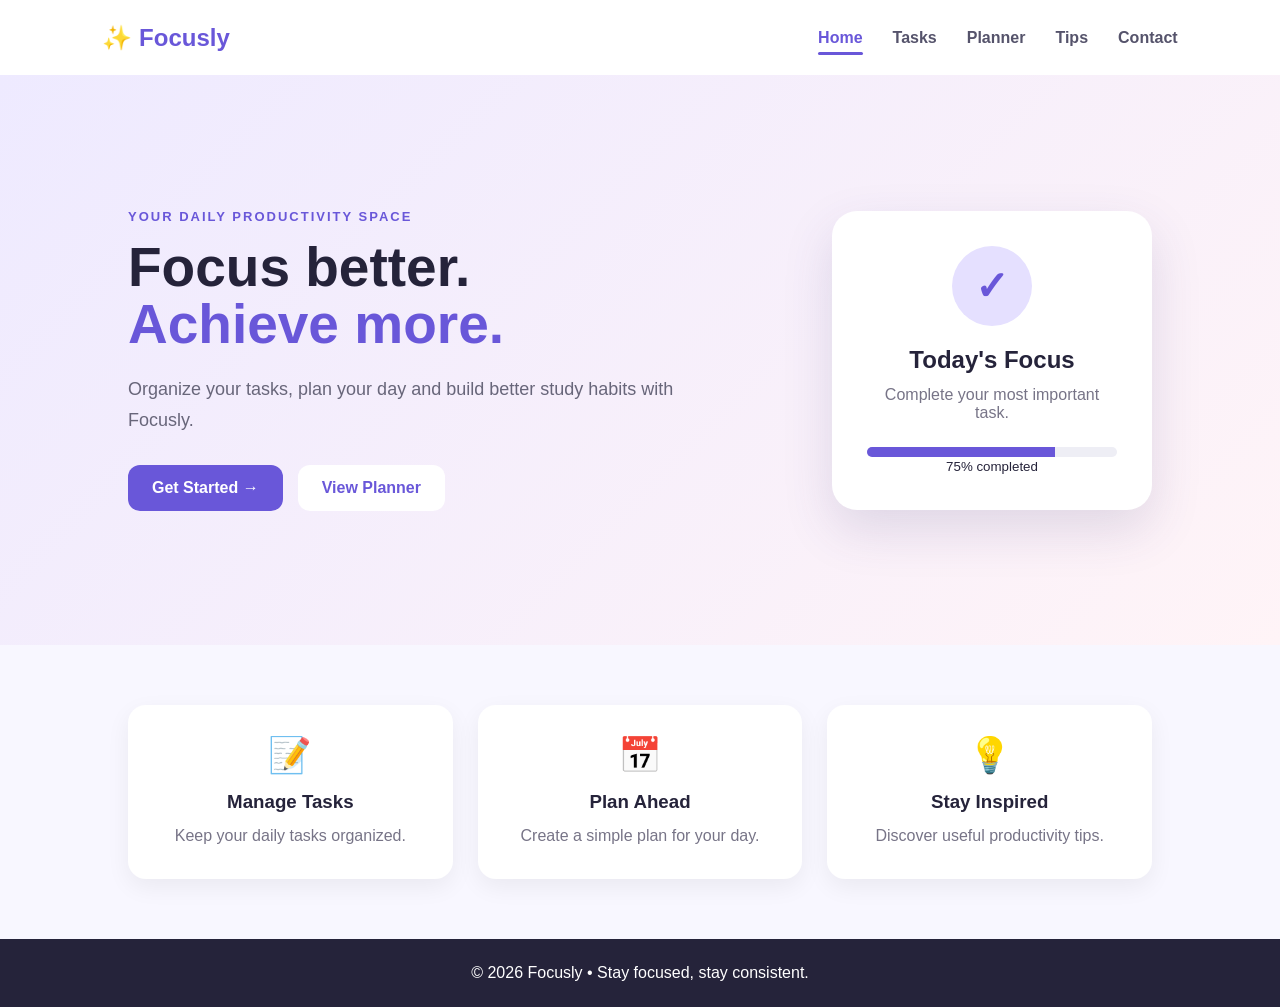
<file: index.html>
<!DOCTYPE html>
<html lang="en">
<head>
    <meta charset="UTF-8">
    <meta name="viewport" content="width=device-width, initial-scale=1.0">
    <title>Focusly | Home</title>
    <link rel="stylesheet" href="style.css">
</head>
<body>

<nav>
    <div class="logo">✨ Focusly</div>

    <button class="menu-btn" onclick="toggleMenu()">☰</button>

    <div class="nav-links" id="navLinks">
        <a class="active" href="index.html">Home</a>
        <a href="tasks.html">Tasks</a>
        <a href="planner.html">Planner</a>
        <a href="tips.html">Tips</a>
        <a href="contact.html">Contact</a>
    </div>
</nav>

<section class="hero">
    <div class="hero-text">
        <p class="tag">YOUR DAILY PRODUCTIVITY SPACE</p>
        <h1>Focus better.<br><span>Achieve more.</span></h1>
        <p>
            Organize your tasks, plan your day and build better
            study habits with Focusly.
        </p>

        <div class="buttons">
            <a href="tasks.html" class="btn">Get Started →</a>
            <a href="planner.html" class="btn secondary">View Planner</a>
        </div>
    </div>

    <div class="hero-card">
        <div class="circle">✓</div>
        <h2>Today's Focus</h2>
        <p>Complete your most important task.</p>
        <div class="progress">
            <div></div>
        </div>
        <small>75% completed</small>
    </div>
</section>

<section class="features">
    <div class="feature">
        <span>📝</span>
        <h3>Manage Tasks</h3>
        <p>Keep your daily tasks organized.</p>
    </div>

    <div class="feature">
        <span>📅</span>
        <h3>Plan Ahead</h3>
        <p>Create a simple plan for your day.</p>
    </div>

    <div class="feature">
        <span>💡</span>
        <h3>Stay Inspired</h3>
        <p>Discover useful productivity tips.</p>
    </div>
</section>

<footer>
    <p>© 2026 Focusly • Stay focused, stay consistent.</p>
</footer>

<script src="script.js"></script>
</body>
</html>
</file>
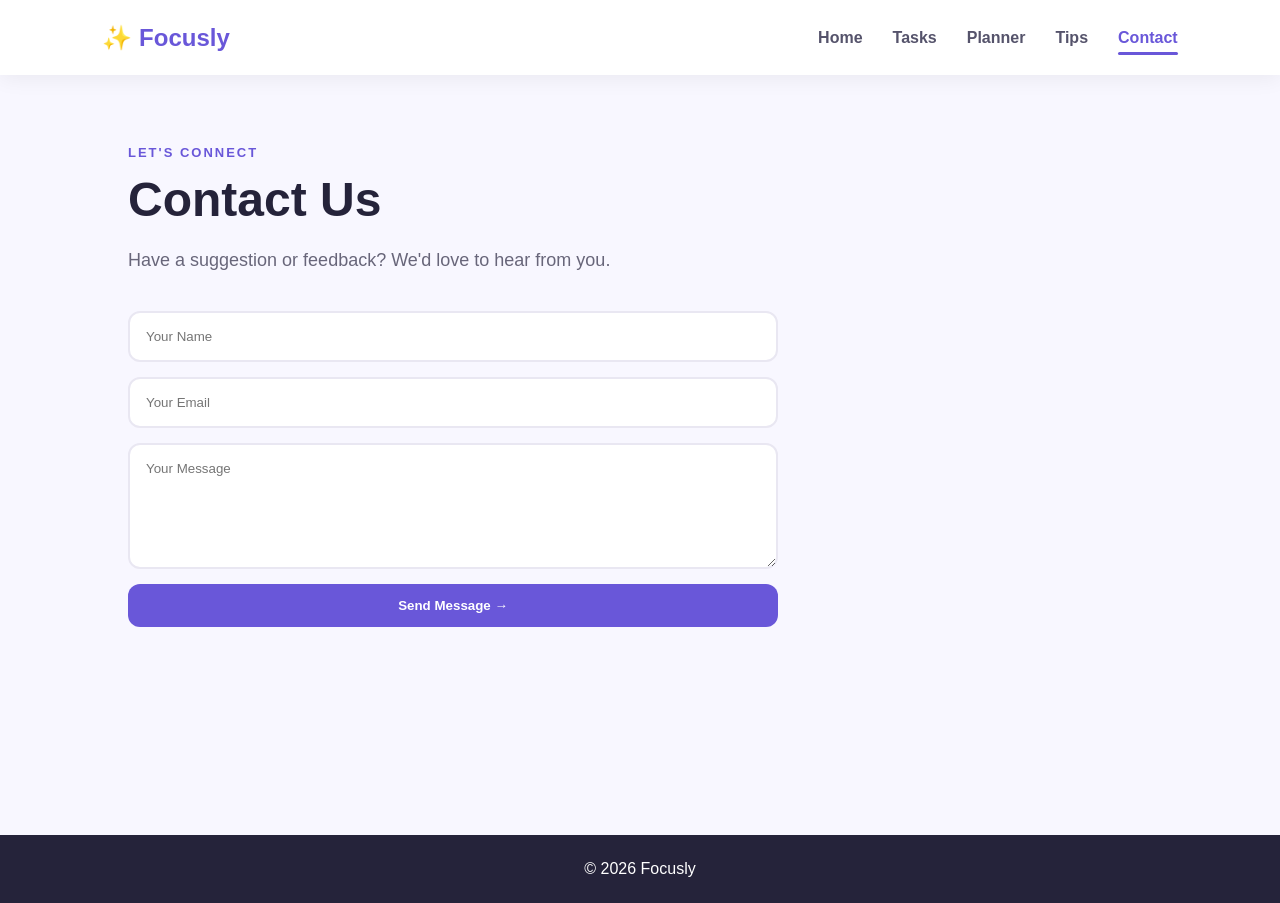
<file: contact.html>
<!DOCTYPE html>
<html lang="en">
<head>
    <meta charset="UTF-8">
    <meta name="viewport" content="width=device-width, initial-scale=1.0">
    <title>Focusly | Contact</title>
    <link rel="stylesheet" href="style.css">
</head>
<body>

<nav>
    <div class="logo">✨ Focusly</div>
    <button class="menu-btn" onclick="toggleMenu()">☰</button>

    <div class="nav-links" id="navLinks">
        <a href="index.html">Home</a>
        <a href="tasks.html">Tasks</a>
        <a href="planner.html">Planner</a>
        <a href="tips.html">Tips</a>
        <a class="active" href="contact.html">Contact</a>
    </div>
</nav>

<section class="page contact-page">
    <p class="tag">LET'S CONNECT</p>
    <h1>Contact Us</h1>
    <p class="intro">Have a suggestion or feedback? We'd love to hear from you.</p>

    <form onsubmit="sendMessage(event)">
        <input type="text" placeholder="Your Name" required>
        <input type="email" placeholder="Your Email" required>
        <textarea placeholder="Your Message" rows="6" required></textarea>
        <button class="btn" type="submit">Send Message →</button>
    </form>

    <p id="message"></p>
</section>

<footer>
    <p>© 2026 Focusly</p>
</footer>

<script src="script.js"></script>
</body>
</html>
</file>
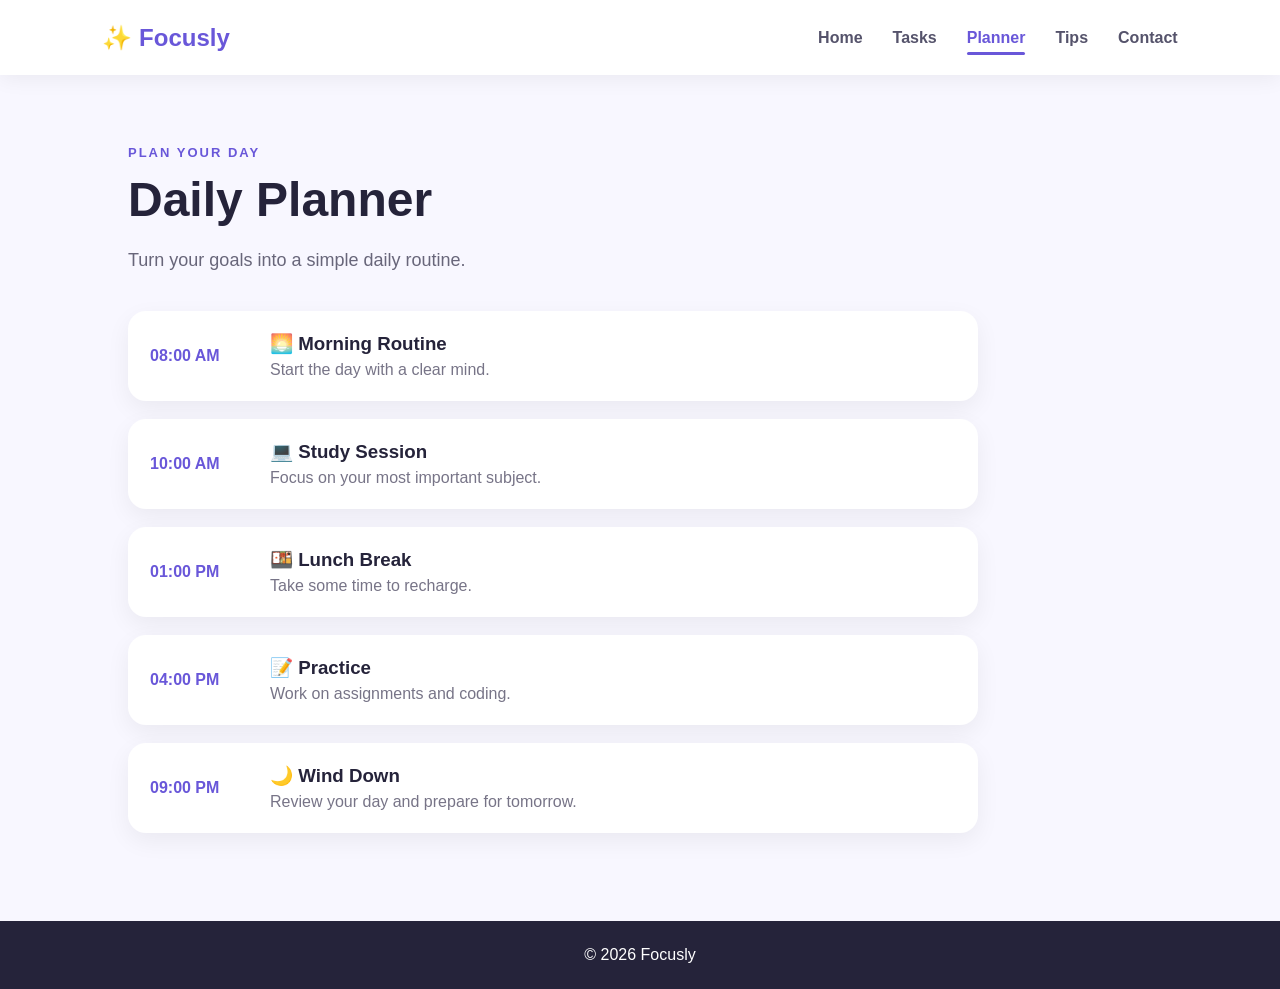
<file: planner.html>
<!DOCTYPE html>
<html lang="en">
<head>
    <meta charset="UTF-8">
    <meta name="viewport" content="width=device-width, initial-scale=1.0">
    <title>Focusly | Planner</title>
    <link rel="stylesheet" href="style.css">
</head>
<body>

<nav>
    <div class="logo">✨ Focusly</div>
    <button class="menu-btn" onclick="toggleMenu()">☰</button>

    <div class="nav-links" id="navLinks">
        <a href="index.html">Home</a>
        <a href="tasks.html">Tasks</a>
        <a class="active" href="planner.html">Planner</a>
        <a href="tips.html">Tips</a>
        <a href="contact.html">Contact</a>
    </div>
</nav>

<section class="page">
    <p class="tag">PLAN YOUR DAY</p>
    <h1>Daily Planner</h1>
    <p class="intro">Turn your goals into a simple daily routine.</p>

    <div class="schedule">
        <div class="schedule-item">
            <strong>08:00 AM</strong>
            <div>
                <h3>🌅 Morning Routine</h3>
                <p>Start the day with a clear mind.</p>
            </div>
        </div>

        <div class="schedule-item">
            <strong>10:00 AM</strong>
            <div>
                <h3>💻 Study Session</h3>
                <p>Focus on your most important subject.</p>
            </div>
        </div>

        <div class="schedule-item">
            <strong>01:00 PM</strong>
            <div>
                <h3>🍱 Lunch Break</h3>
                <p>Take some time to recharge.</p>
            </div>
        </div>

        <div class="schedule-item">
            <strong>04:00 PM</strong>
            <div>
                <h3>📝 Practice</h3>
                <p>Work on assignments and coding.</p>
            </div>
        </div>

        <div class="schedule-item">
            <strong>09:00 PM</strong>
            <div>
                <h3>🌙 Wind Down</h3>
                <p>Review your day and prepare for tomorrow.</p>
            </div>
        </div>
    </div>
</section>

<footer>
    <p>© 2026 Focusly</p>
</footer>

<script src="script.js"></script>
</body>
</html>
</file>
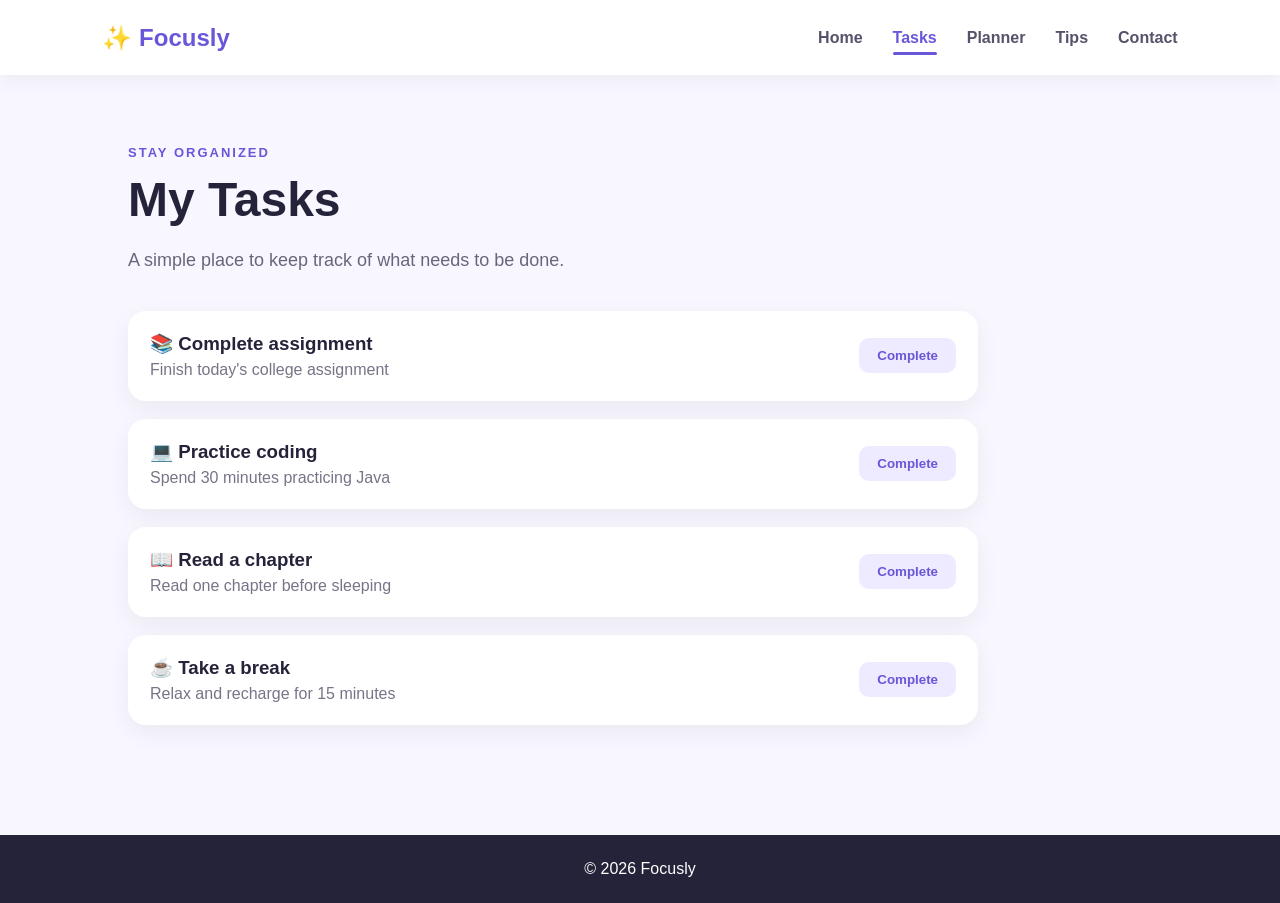
<file: tasks.html>
<!DOCTYPE html>
<html lang="en">
<head>
    <meta charset="UTF-8">
    <meta name="viewport" content="width=device-width, initial-scale=1.0">
    <title>Focusly | Tasks</title>
    <link rel="stylesheet" href="style.css">
</head>
<body>

<nav>
    <div class="logo">✨ Focusly</div>
    <button class="menu-btn" onclick="toggleMenu()">☰</button>

    <div class="nav-links" id="navLinks">
        <a href="index.html">Home</a>
        <a class="active" href="tasks.html">Tasks</a>
        <a href="planner.html">Planner</a>
        <a href="tips.html">Tips</a>
        <a href="contact.html">Contact</a>
    </div>
</nav>

<section class="page">
    <p class="tag">STAY ORGANIZED</p>
    <h1>My Tasks</h1>
    <p class="intro">A simple place to keep track of what needs to be done.</p>

    <div class="task-container">
        <div class="task">
            <div>
                <h3>📚 Complete assignment</h3>
                <p>Finish today's college assignment</p>
            </div>
            <button onclick="completeTask(this)">Complete</button>
        </div>

        <div class="task">
            <div>
                <h3>💻 Practice coding</h3>
                <p>Spend 30 minutes practicing Java</p>
            </div>
            <button onclick="completeTask(this)">Complete</button>
        </div>

        <div class="task">
            <div>
                <h3>📖 Read a chapter</h3>
                <p>Read one chapter before sleeping</p>
            </div>
            <button onclick="completeTask(this)">Complete</button>
        </div>

        <div class="task">
            <div>
                <h3>☕ Take a break</h3>
                <p>Relax and recharge for 15 minutes</p>
            </div>
            <button onclick="completeTask(this)">Complete</button>
        </div>
    </div>
</section>

<footer>
    <p>© 2026 Focusly</p>
</footer>

<script src="script.js"></script>
</body>
</html>
</file>
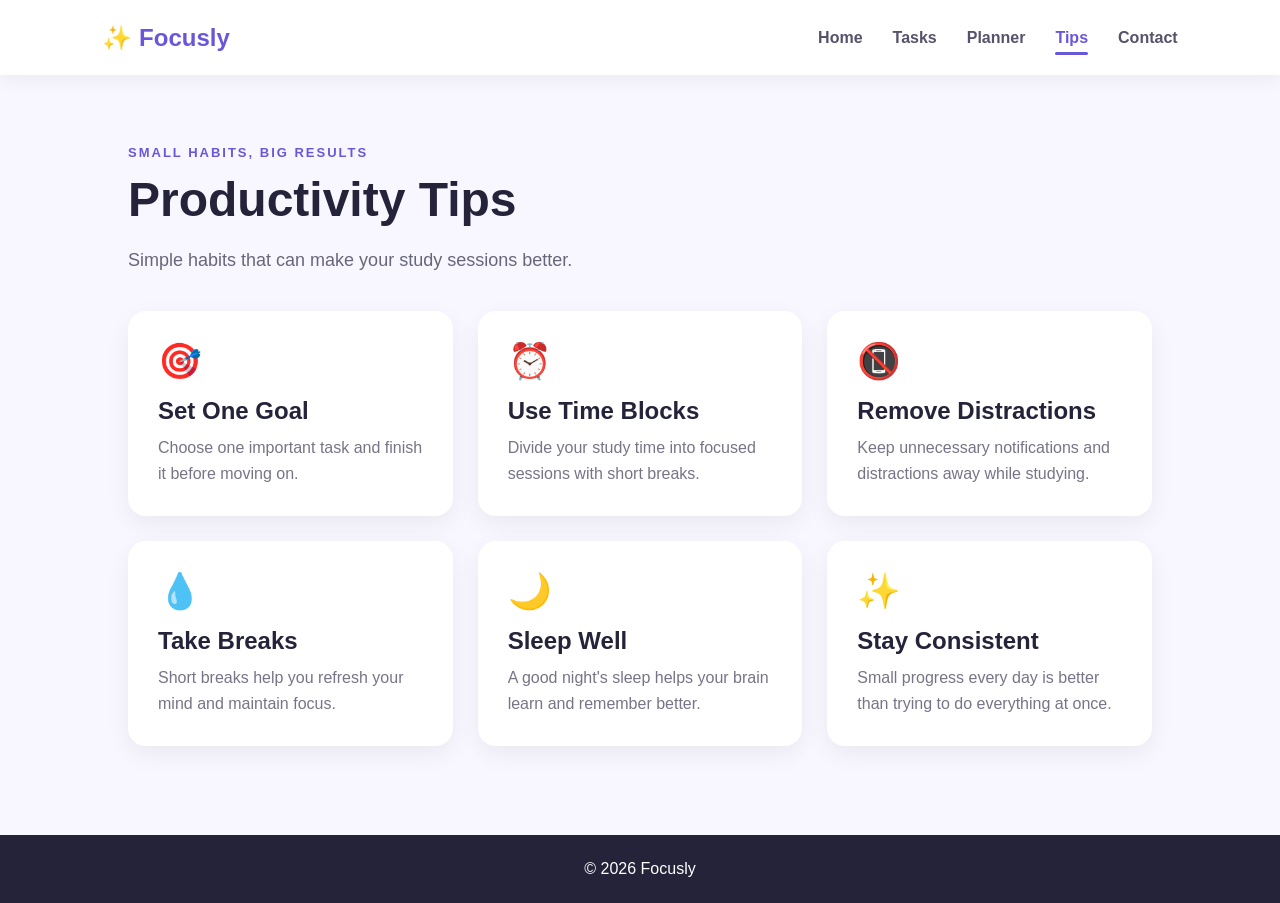
<file: tips.html>
<!DOCTYPE html>
<html lang="en">
<head>
    <meta charset="UTF-8">
    <meta name="viewport" content="width=device-width, initial-scale=1.0">
    <title>Focusly | Tips</title>
    <link rel="stylesheet" href="style.css">
</head>
<body>

<nav>
    <div class="logo">✨ Focusly</div>
    <button class="menu-btn" onclick="toggleMenu()">☰</button>

    <div class="nav-links" id="navLinks">
        <a href="index.html">Home</a>
        <a href="tasks.html">Tasks</a>
        <a href="planner.html">Planner</a>
        <a class="active" href="tips.html">Tips</a>
        <a href="contact.html">Contact</a>
    </div>
</nav>

<section class="page">
    <p class="tag">SMALL HABITS, BIG RESULTS</p>
    <h1>Productivity Tips</h1>
    <p class="intro">Simple habits that can make your study sessions better.</p>

    <div class="tips-grid">
        <div class="tip-card">
            <span>🎯</span>
            <h2>Set One Goal</h2>
            <p>Choose one important task and finish it before moving on.</p>
        </div>

        <div class="tip-card">
            <span>⏰</span>
            <h2>Use Time Blocks</h2>
            <p>Divide your study time into focused sessions with short breaks.</p>
        </div>

        <div class="tip-card">
            <span>📵</span>
            <h2>Remove Distractions</h2>
            <p>Keep unnecessary notifications and distractions away while studying.</p>
        </div>

        <div class="tip-card">
            <span>💧</span>
            <h2>Take Breaks</h2>
            <p>Short breaks help you refresh your mind and maintain focus.</p>
        </div>

        <div class="tip-card">
            <span>🌙</span>
            <h2>Sleep Well</h2>
            <p>A good night's sleep helps your brain learn and remember better.</p>
        </div>

        <div class="tip-card">
            <span>✨</span>
            <h2>Stay Consistent</h2>
            <p>Small progress every day is better than trying to do everything at once.</p>
        </div>
    </div>
</section>

<footer>
    <p>© 2026 Focusly</p>
</footer>

<script src="script.js"></script>
</body>
</html>
</file>
<file: style.css>
* {
    margin: 0;
    padding: 0;
    box-sizing: border-box;
}

body {
    font-family: Arial, sans-serif;
    background: #f8f7ff;
    color: #25233a;
    min-height: 100vh;
}

nav {
    height: 75px;
    padding: 0 8%;
    display: flex;
    align-items: center;
    justify-content: space-between;
    background: white;
    box-shadow: 0 4px 20px rgba(0,0,0,0.06);
}

.logo {
    font-size: 24px;
    font-weight: bold;
    color: #6957d9;
}

.nav-links {
    display: flex;
    gap: 30px;
}

.nav-links a {
    text-decoration: none;
    color: #55536b;
    font-weight: 600;
    position: relative;
    transition: 0.3s;
}

.nav-links a:hover,
.nav-links a.active {
    color: #6957d9;
}

.nav-links a::after {
    content: "";
    position: absolute;
    width: 0;
    height: 3px;
    background: #6957d9;
    left: 0;
    bottom: -8px;
    border-radius: 10px;
    transition: 0.3s;
}

.nav-links a:hover::after,
.nav-links a.active::after {
    width: 100%;
}

.menu-btn {
    display: none;
    border: none;
    background: none;
    font-size: 25px;
    cursor: pointer;
}

.hero {
    min-height: 570px;
    padding: 80px 10%;
    display: flex;
    align-items: center;
    justify-content: space-between;
    gap: 60px;
    background: linear-gradient(135deg, #eeeaff, #fff4f7);
}

.hero-text {
    max-width: 600px;
    animation: slideIn 0.8s ease;
}

.tag {
    color: #6957d9;
    font-size: 13px;
    font-weight: bold;
    letter-spacing: 2px;
    margin-bottom: 15px;
}

h1 {
    font-size: 55px;
    line-height: 1.05;
    margin-bottom: 20px;
}

h1 span {
    color: #6957d9;
}

.hero-text > p:not(.tag),
.intro {
    color: #68667a;
    font-size: 18px;
    line-height: 1.7;
}

.buttons {
    display: flex;
    gap: 15px;
    margin-top: 30px;
}

.btn {
    display: inline-block;
    padding: 14px 24px;
    background: #6957d9;
    color: white;
    text-decoration: none;
    border: none;
    border-radius: 12px;
    font-weight: bold;
    cursor: pointer;
    transition: 0.3s;
}

.btn:hover {
    transform: translateY(-4px) scale(1.03);
    box-shadow: 0 10px 25px rgba(105,87,217,0.3);
}

.secondary {
    background: white;
    color: #6957d9;
}

.hero-card {
    width: 320px;
    padding: 35px;
    text-align: center;
    background: white;
    border-radius: 25px;
    box-shadow: 0 20px 50px rgba(70,60,120,0.15);
    animation: float 3s ease-in-out infinite;
}

.circle {
    width: 80px;
    height: 80px;
    margin: auto auto 20px;
    border-radius: 50%;
    display: grid;
    place-items: center;
    background: #e5e0ff;
    color: #6957d9;
    font-size: 40px;
    font-weight: bold;
}

.hero-card p {
    margin: 12px 0 25px;
    color: #777487;
}

.progress {
    height: 10px;
    background: #eeeef5;
    border-radius: 10px;
    overflow: hidden;
}

.progress div {
    width: 75%;
    height: 100%;
    background: #6957d9;
    animation: progress 1.5s ease;
}

.features {
    display: grid;
    grid-template-columns: repeat(3, 1fr);
    gap: 25px;
    padding: 60px 10%;
}

.feature,
.tip-card,
.task,
.schedule-item {
    background: white;
    border-radius: 18px;
    box-shadow: 0 8px 25px rgba(0,0,0,0.06);
}

.feature {
    padding: 30px;
    text-align: center;
    transition: 0.3s;
}

.feature:hover,
.tip-card:hover {
    transform: translateY(-8px);
}

.feature span,
.tip-card span {
    font-size: 35px;
}

.feature h3,
.tip-card h2 {
    margin: 15px 0 10px;
}

.feature p,
.tip-card p {
    color: #777487;
    line-height: 1.6;
}

.page {
    padding: 70px 10%;
    min-height: calc(100vh - 140px);
}

.page h1 {
    font-size: 48px;
}

.task-container,
.schedule {
    max-width: 850px;
    margin-top: 35px;
}

.task,
.schedule-item {
    padding: 22px;
    margin-bottom: 18px;
    display: flex;
    justify-content: space-between;
    align-items: center;
    transition: 0.3s;
}

.task:hover,
.schedule-item:hover {
    transform: translateX(6px);
}

.task p,
.schedule-item p {
    color: #777487;
    margin-top: 6px;
}

.task button {
    padding: 10px 18px;
    border: none;
    border-radius: 10px;
    background: #eeeaff;
    color: #6957d9;
    font-weight: bold;
    cursor: pointer;
    transition: 0.3s;
}

.task button:hover {
    background: #6957d9;
    color: white;
}

.schedule-item {
    justify-content: flex-start;
    gap: 30px;
}

.schedule-item strong {
    color: #6957d9;
    min-width: 90px;
}

.tips-grid {
    margin-top: 35px;
    display: grid;
    grid-template-columns: repeat(3, 1fr);
    gap: 25px;
}

.tip-card {
    padding: 30px;
    transition: 0.3s;
}

form {
    max-width: 650px;
    margin-top: 35px;
    display: flex;
    flex-direction: column;
    gap: 15px;
}

input,
textarea {
    width: 100%;
    padding: 16px;
    border: 2px solid #e9e7f2;
    border-radius: 12px;
    font-family: inherit;
    outline: none;
    transition: 0.3s;
}

input:focus,
textarea:focus {
    border-color: #6957d9;
}

#message {
    margin-top: 20px;
    color: #6957d9;
    font-weight: bold;
}

footer {
    text-align: center;
    padding: 25px;
    background: #25233a;
    color: white;
}

@keyframes slideIn {
    from {
        opacity: 0;
        transform: translateX(-40px);
    }
    to {
        opacity: 1;
        transform: translateX(0);
    }
}

@keyframes float {
    0%, 100% {
        transform: translateY(0);
    }
    50% {
        transform: translateY(-12px);
    }
}

@keyframes progress {
    from { width: 0; }
    to { width: 75%; }
}

@media (max-width: 750px) {
    .menu-btn {
        display: block;
    }

    .nav-links {
        display: none;
        position: absolute;
        top: 75px;
        left: 0;
        width: 100%;
        padding: 20px;
        background: white;
        flex-direction: column;
        text-align: center;
        box-shadow: 0 10px 20px rgba(0,0,0,0.08);
    }

    .nav-links.show {
        display: flex;
        animation: slideIn 0.3s ease;
    }

    .hero {
        flex-direction: column;
        text-align: center;
    }

    h1 {
        font-size: 42px;
    }

    .buttons {
        justify-content: center;
        flex-wrap: wrap;
    }

    .features,
    .tips-grid {
        grid-template-columns: 1fr;
    }

    .hero-card {
        width: 100%;
        max-width: 320px;
    }

    .task,
    .schedule-item {
        flex-direction: column;
        align-items: flex-start;
        gap: 15px;
    }
}
</file>
